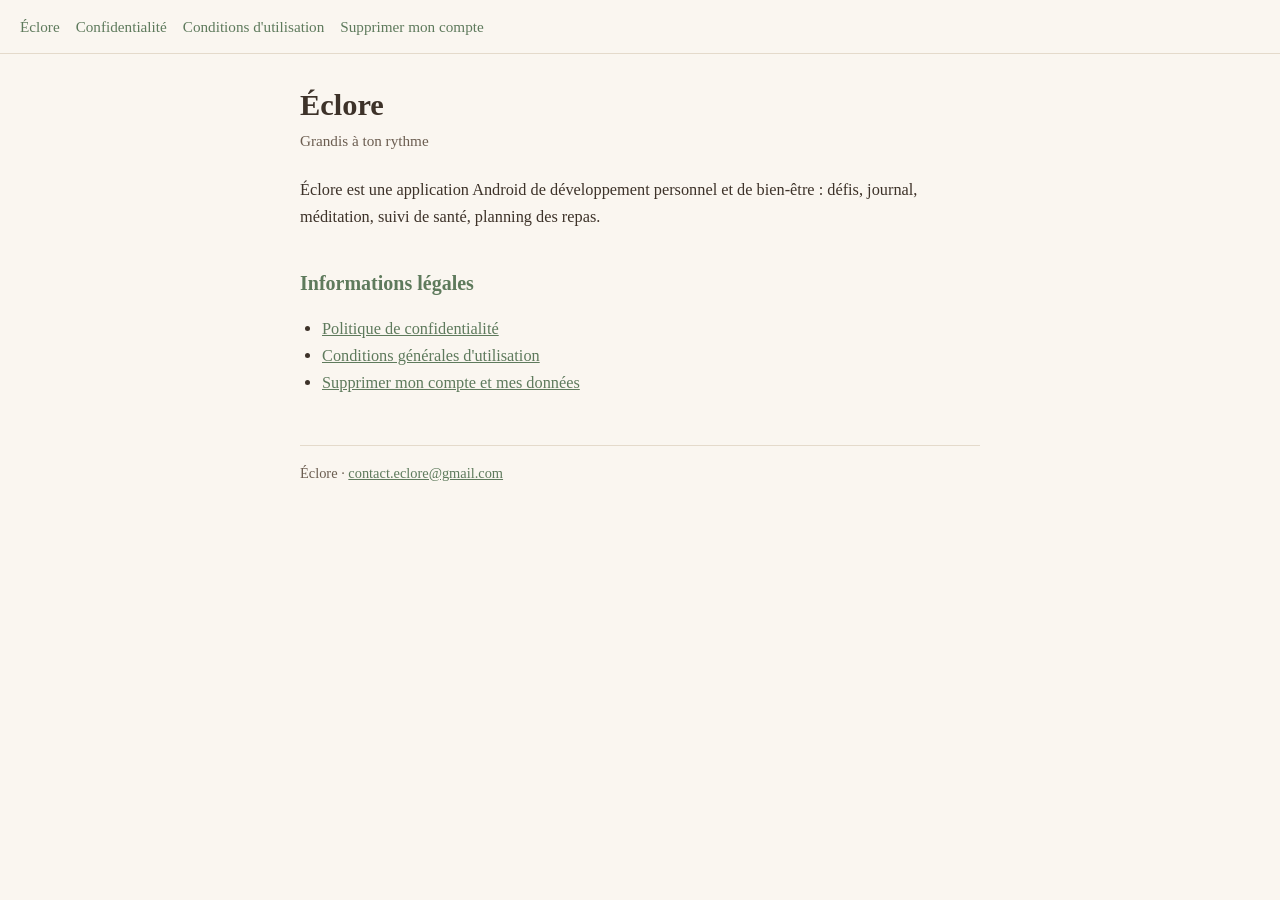
<file: index.html>
<!DOCTYPE html>
<html lang="fr">
<head>
<meta charset="utf-8">
<meta name="viewport" content="width=device-width, initial-scale=1">
<title>Éclore — Grandis à ton rythme</title>
<link rel="stylesheet" href="style.css">
</head>
<body>
<nav><a href="./">Éclore</a><a href="confidentialite.html">Confidentialité</a><a href="cgu.html">Conditions d&#39;utilisation</a><a href="suppression-compte.html">Supprimer mon compte</a></nav>
<main>
<h1>Éclore</h1>
<p class="maj">Grandis à ton rythme</p>
<p>Éclore est une application Android de développement personnel et de bien-être : défis, journal, méditation, suivi de santé, planning des repas.</p>
<h2>Informations légales</h2>
<ul>
  <li><a href="confidentialite.html">Politique de confidentialité</a></li>
  <li><a href="cgu.html">Conditions générales d'utilisation</a></li>
  <li><a href="suppression-compte.html">Supprimer mon compte et mes données</a></li>
</ul>
<footer>Éclore · <a href="mailto:contact.eclore@gmail.com">contact.eclore@gmail.com</a></footer>
</main>
</body>
</html>
</file>
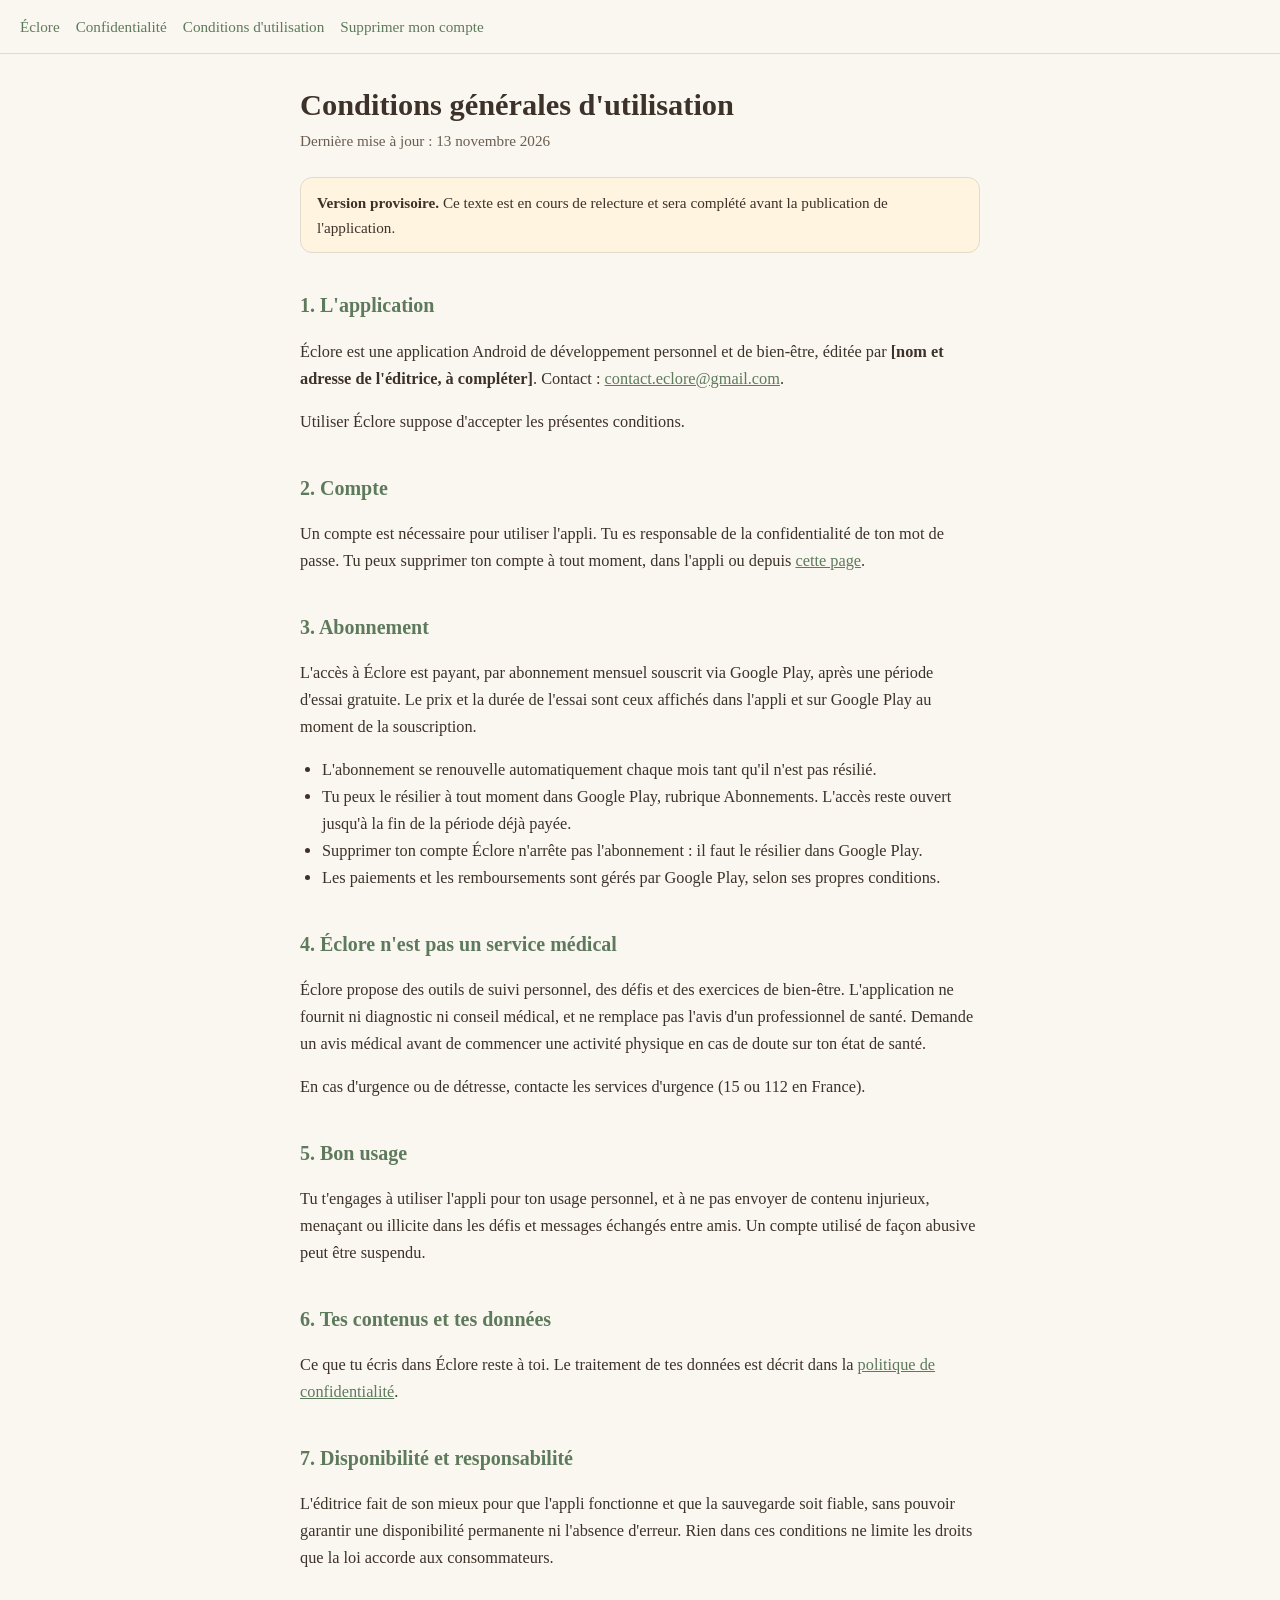
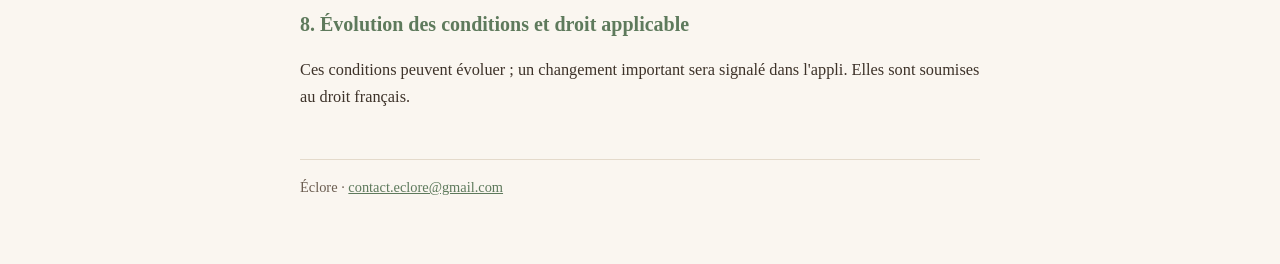
<file: cgu.html>
<!DOCTYPE html>
<html lang="fr">
<head>
<meta charset="utf-8">
<meta name="viewport" content="width=device-width, initial-scale=1">
<title>Conditions générales d'utilisation — Éclore</title>
<link rel="stylesheet" href="style.css">
</head>
<body>
<nav><a href="./">Éclore</a><a href="confidentialite.html">Confidentialité</a><a href="cgu.html">Conditions d&#39;utilisation</a><a href="suppression-compte.html">Supprimer mon compte</a></nav>
<main>
<h1>Conditions générales d'utilisation</h1>
<p class="maj">Dernière mise à jour : 13 novembre 2026</p>
<p class="note"><strong>Version provisoire.</strong> Ce texte est en cours de relecture et sera complété avant la publication de l&#39;application.</p>
<h2>1. L'application</h2>
<p>Éclore est une application Android de développement personnel et de bien-être, éditée par <strong>[nom et adresse de l'éditrice, à compléter]</strong>. Contact : <a href="mailto:contact.eclore@gmail.com">contact.eclore@gmail.com</a>.</p>
<p>Utiliser Éclore suppose d'accepter les présentes conditions.</p>

<h2>2. Compte</h2>
<p>Un compte est nécessaire pour utiliser l'appli. Tu es responsable de la confidentialité de ton mot de passe. Tu peux supprimer ton compte à tout moment, dans l'appli ou depuis <a href="suppression-compte.html">cette page</a>.</p>

<h2>3. Abonnement</h2>
<p>L'accès à Éclore est payant, par abonnement mensuel souscrit via Google Play, après une période d'essai gratuite. Le prix et la durée de l'essai sont ceux affichés dans l'appli et sur Google Play au moment de la souscription.</p>
<ul>
  <li>L'abonnement se renouvelle automatiquement chaque mois tant qu'il n'est pas résilié.</li>
  <li>Tu peux le résilier à tout moment dans Google Play, rubrique Abonnements. L'accès reste ouvert jusqu'à la fin de la période déjà payée.</li>
  <li>Supprimer ton compte Éclore n'arrête pas l'abonnement : il faut le résilier dans Google Play.</li>
  <li>Les paiements et les remboursements sont gérés par Google Play, selon ses propres conditions.</li>
</ul>

<h2>4. Éclore n'est pas un service médical</h2>
<p>Éclore propose des outils de suivi personnel, des défis et des exercices de bien-être. L'application ne fournit ni diagnostic ni conseil médical, et ne remplace pas l'avis d'un professionnel de santé. Demande un avis médical avant de commencer une activité physique en cas de doute sur ton état de santé.</p>
<p>En cas d'urgence ou de détresse, contacte les services d'urgence (15 ou 112 en France).</p>

<h2>5. Bon usage</h2>
<p>Tu t'engages à utiliser l'appli pour ton usage personnel, et à ne pas envoyer de contenu injurieux, menaçant ou illicite dans les défis et messages échangés entre amis. Un compte utilisé de façon abusive peut être suspendu.</p>

<h2>6. Tes contenus et tes données</h2>
<p>Ce que tu écris dans Éclore reste à toi. Le traitement de tes données est décrit dans la <a href="confidentialite.html">politique de confidentialité</a>.</p>

<h2>7. Disponibilité et responsabilité</h2>
<p>L'éditrice fait de son mieux pour que l'appli fonctionne et que la sauvegarde soit fiable, sans pouvoir garantir une disponibilité permanente ni l'absence d'erreur. Rien dans ces conditions ne limite les droits que la loi accorde aux consommateurs.</p>

<h2>8. Évolution des conditions et droit applicable</h2>
<p>Ces conditions peuvent évoluer ; un changement important sera signalé dans l'appli. Elles sont soumises au droit français.</p>
<footer>Éclore · <a href="mailto:contact.eclore@gmail.com">contact.eclore@gmail.com</a></footer>
</main>
</body>
</html>
</file>
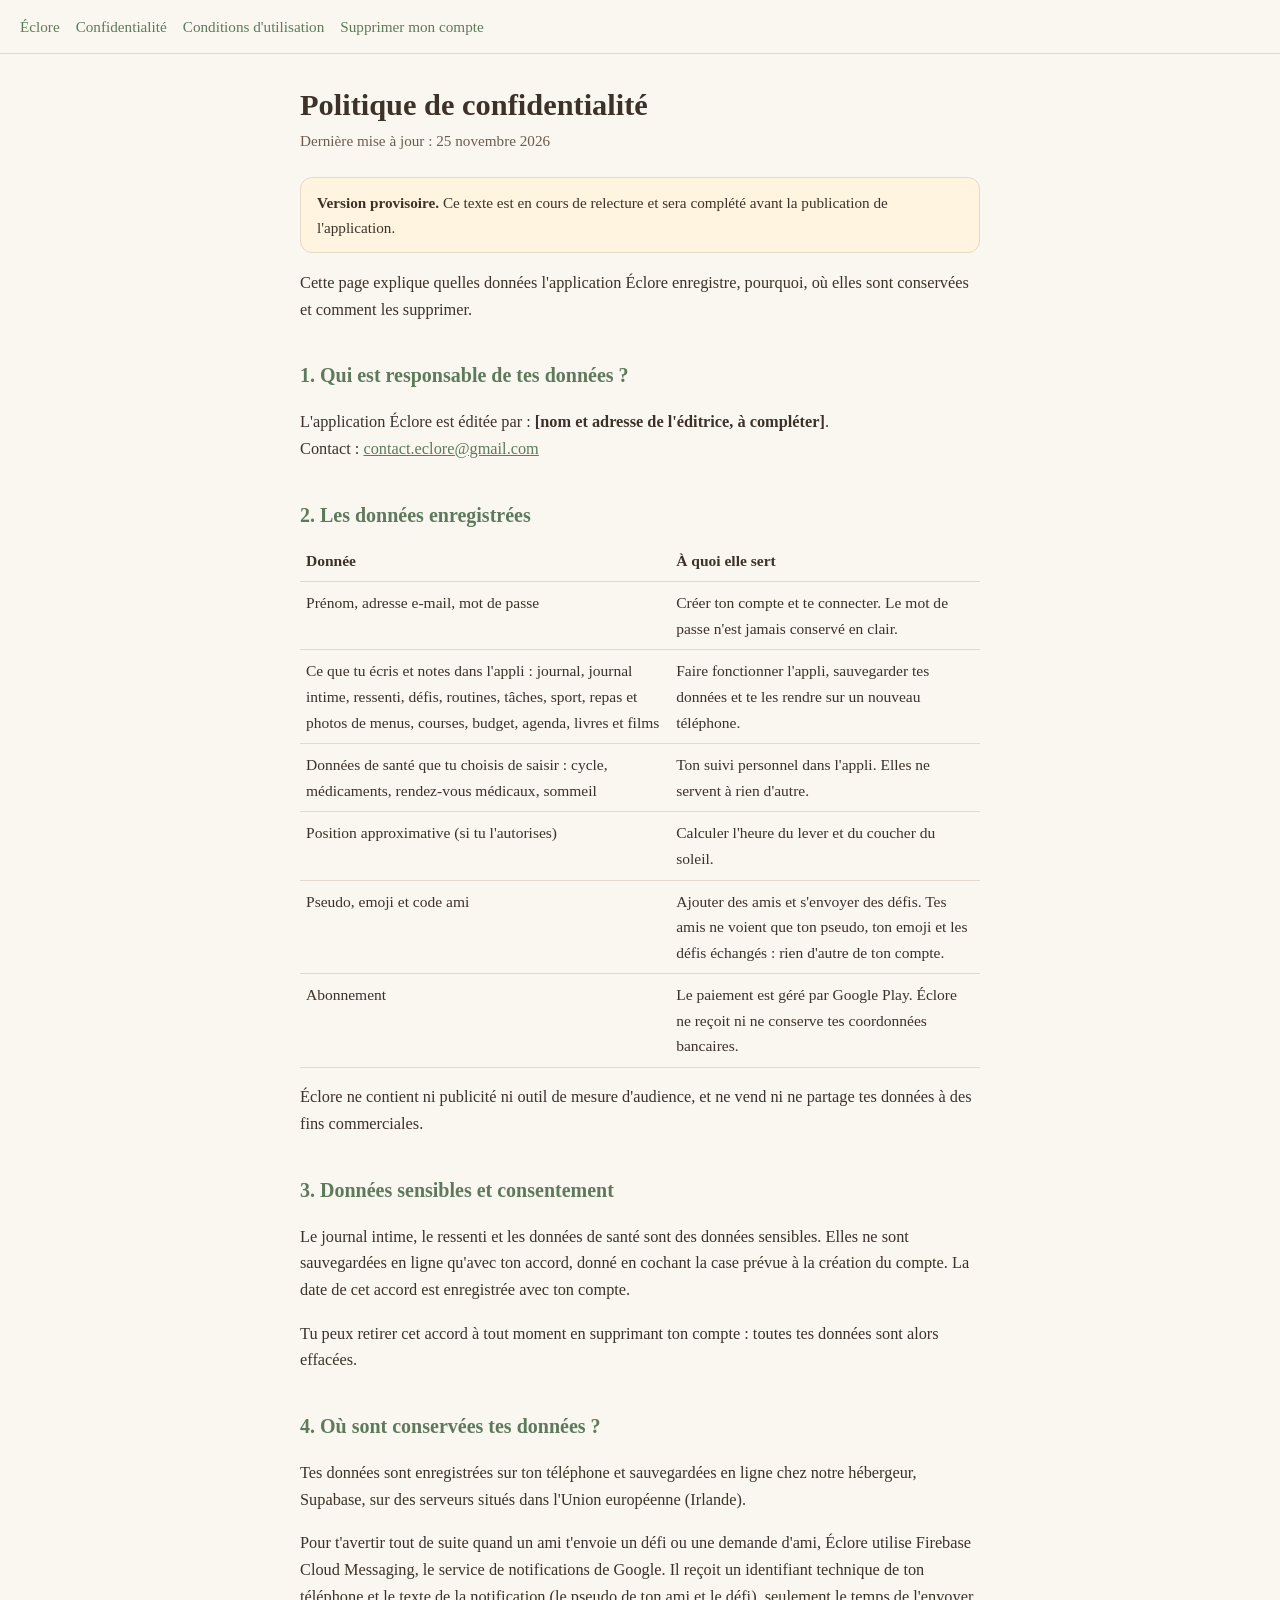
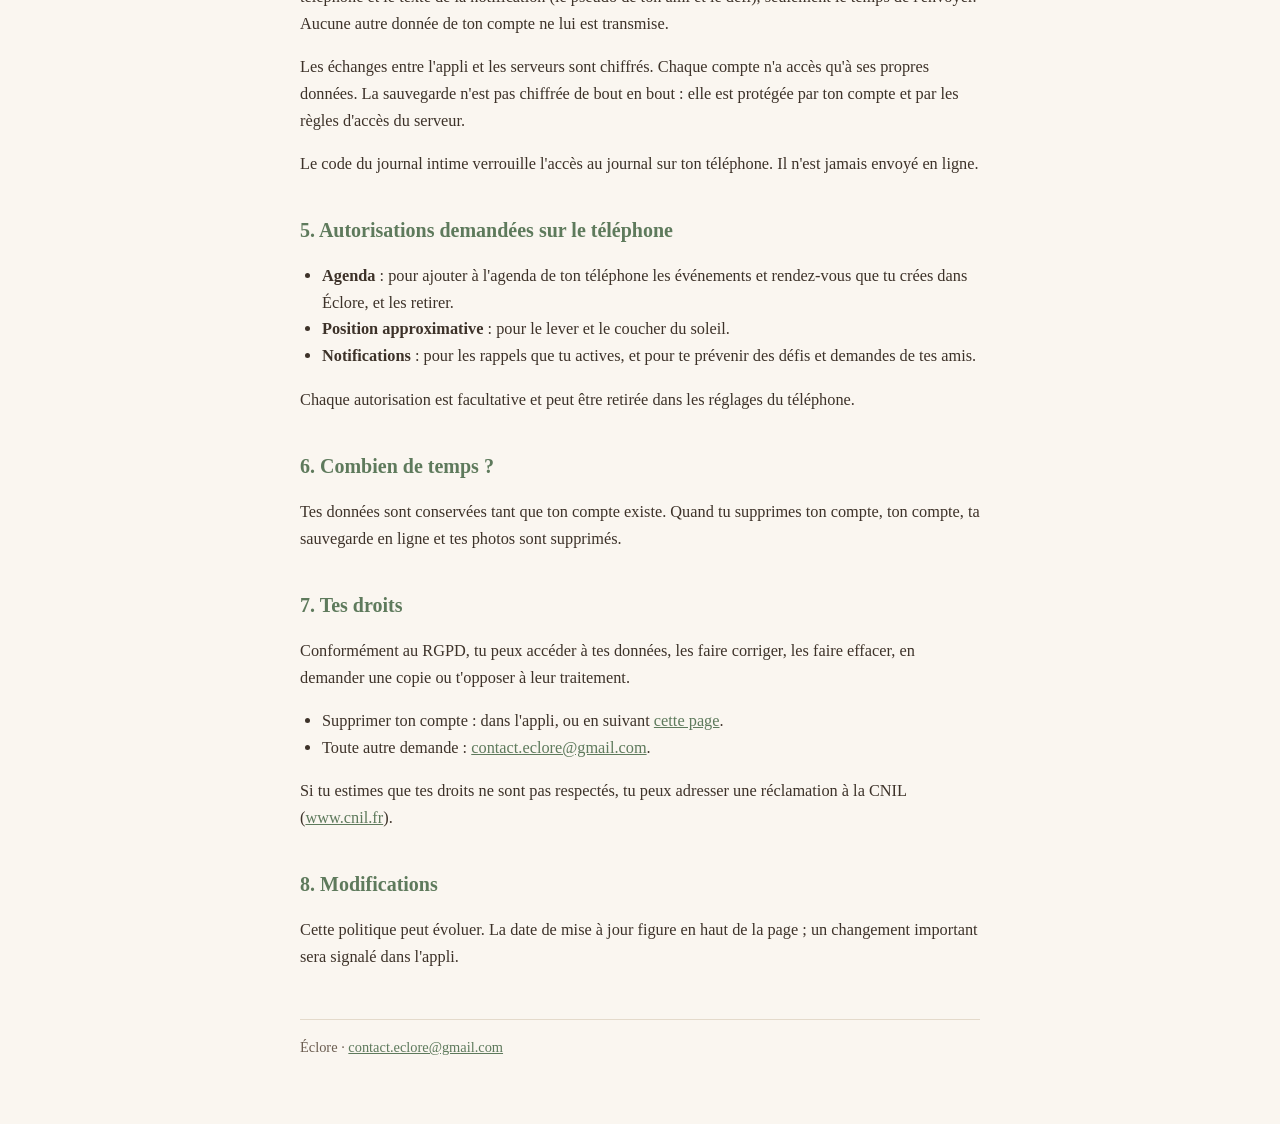
<file: confidentialite.html>
<!DOCTYPE html>
<html lang="fr">
<head>
<meta charset="utf-8">
<meta name="viewport" content="width=device-width, initial-scale=1">
<title>Politique de confidentialité — Éclore</title>
<link rel="stylesheet" href="style.css">
</head>
<body>
<nav><a href="./">Éclore</a><a href="confidentialite.html">Confidentialité</a><a href="cgu.html">Conditions d&#39;utilisation</a><a href="suppression-compte.html">Supprimer mon compte</a></nav>
<main>
<h1>Politique de confidentialité</h1>
<p class="maj">Dernière mise à jour : 25 novembre 2026</p>
<p class="note"><strong>Version provisoire.</strong> Ce texte est en cours de relecture et sera complété avant la publication de l&#39;application.</p>
<p>Cette page explique quelles données l'application Éclore enregistre, pourquoi, où elles sont conservées et comment les supprimer.</p>

<h2>1. Qui est responsable de tes données ?</h2>
<p>L'application Éclore est éditée par : <strong>[nom et adresse de l'éditrice, à compléter]</strong>.<br>
Contact : <a href="mailto:contact.eclore@gmail.com">contact.eclore@gmail.com</a></p>

<h2>2. Les données enregistrées</h2>
<table>
<tr><th>Donnée</th><th>À quoi elle sert</th></tr>
<tr><td>Prénom, adresse e-mail, mot de passe</td><td>Créer ton compte et te connecter. Le mot de passe n'est jamais conservé en clair.</td></tr>
<tr><td>Ce que tu écris et notes dans l'appli : journal, journal intime, ressenti, défis, routines, tâches, sport, repas et photos de menus, courses, budget, agenda, livres et films</td><td>Faire fonctionner l'appli, sauvegarder tes données et te les rendre sur un nouveau téléphone.</td></tr>
<tr><td>Données de santé que tu choisis de saisir : cycle, médicaments, rendez-vous médicaux, sommeil</td><td>Ton suivi personnel dans l'appli. Elles ne servent à rien d'autre.</td></tr>
<tr><td>Position approximative (si tu l'autorises)</td><td>Calculer l'heure du lever et du coucher du soleil.</td></tr>
<tr><td>Pseudo, emoji et code ami</td><td>Ajouter des amis et s'envoyer des défis. Tes amis ne voient que ton pseudo, ton emoji et les défis échangés : rien d'autre de ton compte.</td></tr>
<tr><td>Abonnement</td><td>Le paiement est géré par Google Play. Éclore ne reçoit ni ne conserve tes coordonnées bancaires.</td></tr>
</table>
<p>Éclore ne contient ni publicité ni outil de mesure d'audience, et ne vend ni ne partage tes données à des fins commerciales.</p>

<h2>3. Données sensibles et consentement</h2>
<p>Le journal intime, le ressenti et les données de santé sont des données sensibles. Elles ne sont sauvegardées en ligne qu'avec ton accord, donné en cochant la case prévue à la création du compte. La date de cet accord est enregistrée avec ton compte.</p>
<p>Tu peux retirer cet accord à tout moment en supprimant ton compte : toutes tes données sont alors effacées.</p>

<h2>4. Où sont conservées tes données ?</h2>
<p>Tes données sont enregistrées sur ton téléphone et sauvegardées en ligne chez notre hébergeur, Supabase, sur des serveurs situés dans l'Union européenne (Irlande).</p>
<p>Pour t'avertir tout de suite quand un ami t'envoie un défi ou une demande d'ami, Éclore utilise Firebase Cloud Messaging, le service de notifications de Google. Il reçoit un identifiant technique de ton téléphone et le texte de la notification (le pseudo de ton ami et le défi), seulement le temps de l'envoyer. Aucune autre donnée de ton compte ne lui est transmise.</p>
<p>Les échanges entre l'appli et les serveurs sont chiffrés. Chaque compte n'a accès qu'à ses propres données. La sauvegarde n'est pas chiffrée de bout en bout : elle est protégée par ton compte et par les règles d'accès du serveur.</p>
<p>Le code du journal intime verrouille l'accès au journal sur ton téléphone. Il n'est jamais envoyé en ligne.</p>

<h2>5. Autorisations demandées sur le téléphone</h2>
<ul>
  <li><strong>Agenda</strong> : pour ajouter à l'agenda de ton téléphone les événements et rendez-vous que tu crées dans Éclore, et les retirer.</li>
  <li><strong>Position approximative</strong> : pour le lever et le coucher du soleil.</li>
  <li><strong>Notifications</strong> : pour les rappels que tu actives, et pour te prévenir des défis et demandes de tes amis.</li>
</ul>
<p>Chaque autorisation est facultative et peut être retirée dans les réglages du téléphone.</p>

<h2>6. Combien de temps ?</h2>
<p>Tes données sont conservées tant que ton compte existe. Quand tu supprimes ton compte, ton compte, ta sauvegarde en ligne et tes photos sont supprimés.</p>

<h2>7. Tes droits</h2>
<p>Conformément au RGPD, tu peux accéder à tes données, les faire corriger, les faire effacer, en demander une copie ou t'opposer à leur traitement.</p>
<ul>
  <li>Supprimer ton compte : dans l'appli, ou en suivant <a href="suppression-compte.html">cette page</a>.</li>
  <li>Toute autre demande : <a href="mailto:contact.eclore@gmail.com">contact.eclore@gmail.com</a>.</li>
</ul>
<p>Si tu estimes que tes droits ne sont pas respectés, tu peux adresser une réclamation à la CNIL (<a href="https://www.cnil.fr">www.cnil.fr</a>).</p>

<h2>8. Modifications</h2>
<p>Cette politique peut évoluer. La date de mise à jour figure en haut de la page ; un changement important sera signalé dans l'appli.</p>
<footer>Éclore · <a href="mailto:contact.eclore@gmail.com">contact.eclore@gmail.com</a></footer>
</main>
</body>
</html>
</file>
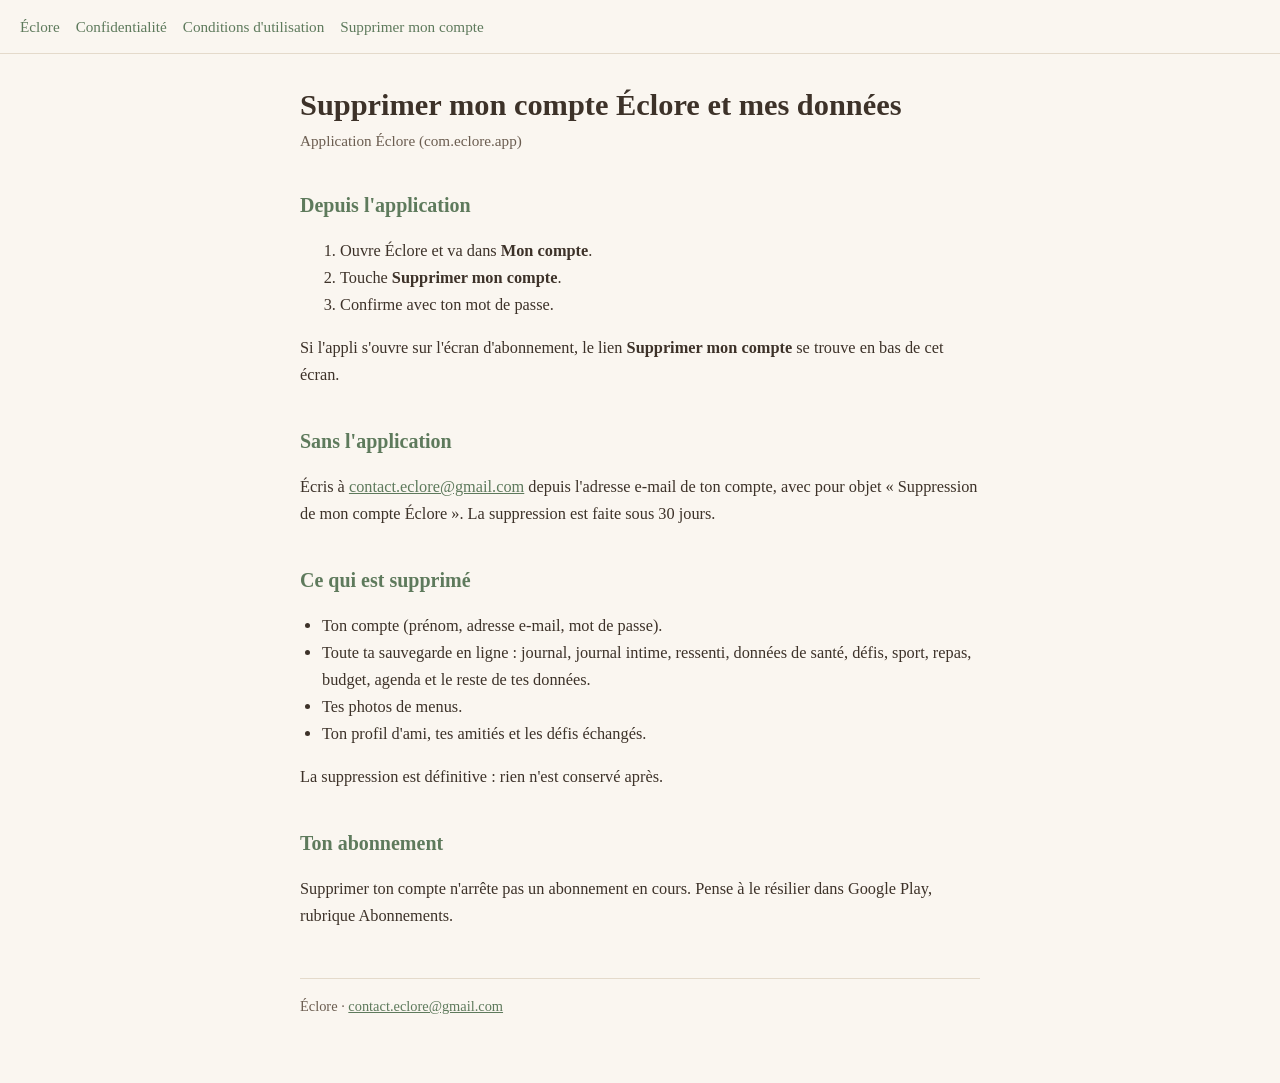
<file: suppression-compte.html>
<!DOCTYPE html>
<html lang="fr">
<head>
<meta charset="utf-8">
<meta name="viewport" content="width=device-width, initial-scale=1">
<title>Supprimer mon compte — Éclore</title>
<link rel="stylesheet" href="style.css">
</head>
<body>
<nav><a href="./">Éclore</a><a href="confidentialite.html">Confidentialité</a><a href="cgu.html">Conditions d&#39;utilisation</a><a href="suppression-compte.html">Supprimer mon compte</a></nav>
<main>
<h1>Supprimer mon compte Éclore et mes données</h1>
<p class="maj">Application Éclore (com.eclore.app)</p>

<h2>Depuis l'application</h2>
<ol>
  <li>Ouvre Éclore et va dans <strong>Mon compte</strong>.</li>
  <li>Touche <strong>Supprimer mon compte</strong>.</li>
  <li>Confirme avec ton mot de passe.</li>
</ol>
<p>Si l'appli s'ouvre sur l'écran d'abonnement, le lien <strong>Supprimer mon compte</strong> se trouve en bas de cet écran.</p>

<h2>Sans l'application</h2>
<p>Écris à <a href="mailto:contact.eclore@gmail.com?subject=Suppression%20de%20mon%20compte%20%C3%89clore">contact.eclore@gmail.com</a> depuis l'adresse e-mail de ton compte, avec pour objet « Suppression de mon compte Éclore ». La suppression est faite sous 30 jours.</p>

<h2>Ce qui est supprimé</h2>
<ul>
  <li>Ton compte (prénom, adresse e-mail, mot de passe).</li>
  <li>Toute ta sauvegarde en ligne : journal, journal intime, ressenti, données de santé, défis, sport, repas, budget, agenda et le reste de tes données.</li>
  <li>Tes photos de menus.</li>
  <li>Ton profil d'ami, tes amitiés et les défis échangés.</li>
</ul>
<p>La suppression est définitive : rien n'est conservé après.</p>

<h2>Ton abonnement</h2>
<p>Supprimer ton compte n'arrête pas un abonnement en cours. Pense à le résilier dans Google Play, rubrique Abonnements.</p>
<footer>Éclore · <a href="mailto:contact.eclore@gmail.com">contact.eclore@gmail.com</a></footer>
</main>
</body>
</html>
</file>
<file: style.css>
:root { --fond:#FAF6F0; --texte:#3D3229; --doux:#6B5D50; --vert:#5E7A5C; --bord:#E4DACB; --note:#FFF4E0; }
* { box-sizing: border-box; }
body { margin:0; background:var(--fond); color:var(--texte); font-family: Georgia, "Times New Roman", serif; line-height:1.65; }
main { max-width: 720px; margin: 0 auto; padding: 32px 20px 64px; }
h1 { font-size: 1.9rem; line-height:1.25; margin: 0 0 4px; }
h2 { font-size: 1.25rem; margin: 36px 0 8px; color: var(--vert); }
p, li { font-size: 1.02rem; }
a { color: var(--vert); }
.maj { color: var(--doux); font-size: .95rem; margin: 0 0 24px; }
.note { background: var(--note); border: 1px solid var(--bord); border-radius: 12px; padding: 12px 16px; font-size: .95rem; }
nav { border-bottom: 1px solid var(--bord); padding: 14px 20px; font-size: .95rem; }
nav a { margin-right: 16px; text-decoration: none; }
footer { color: var(--doux); font-size: .9rem; margin-top: 48px; border-top: 1px solid var(--bord); padding-top: 16px; }
ul { padding-left: 22px; }
table { border-collapse: collapse; width: 100%; font-size: .97rem; }
th, td { text-align: left; vertical-align: top; border-bottom: 1px solid var(--bord); padding: 8px 6px; }
</file>
